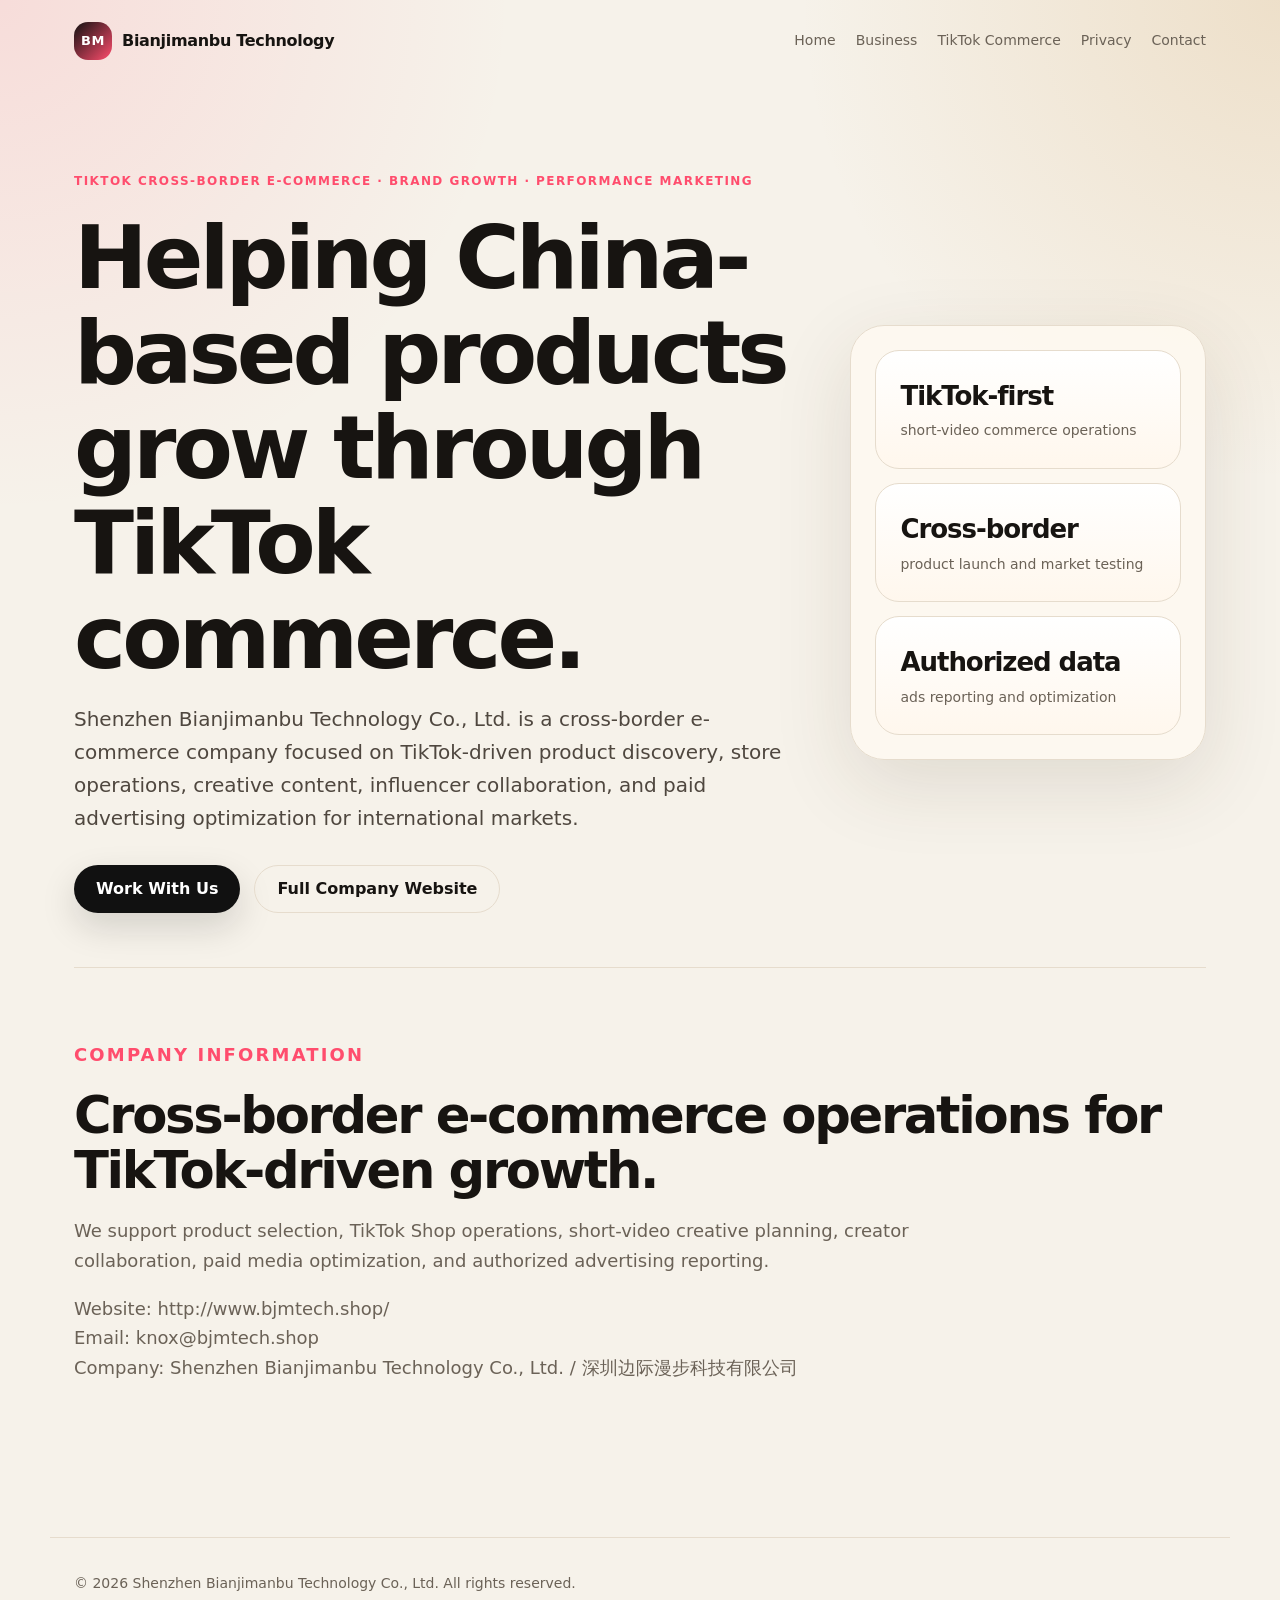
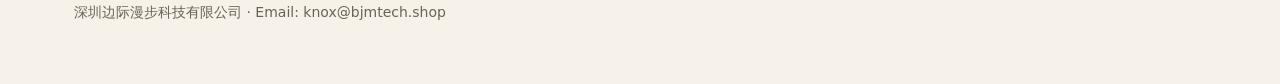
<file: index.html>
<!doctype html>
<html lang="en">
<head>
  <meta charset="utf-8" />
  <meta name="viewport" content="width=device-width, initial-scale=1" />
  <title>Shenzhen Bianjimanbu Technology Co., Ltd. | TikTok Cross-border E-commerce</title>
  <meta name="description" content="Shenzhen Bianjimanbu Technology Co., Ltd. is a China-based TikTok cross-border e-commerce company specializing in product selection, TikTok Shop operations, creator collaboration, and paid media optimization." />
  <link rel="stylesheet" href="bianjimanbu/styles.css" />
</head>
<body>
  <header class="nav">
    <a class="brand" href="index.html">
      <span class="logo">BM</span>
      <span>Bianjimanbu Technology</span>
    </a>
    <nav>
      <a href="index.html">Home</a>
      <a href="bianjimanbu/index.html#business">Business</a>
      <a href="bianjimanbu/index.html#tiktok">TikTok Commerce</a>
      <a href="bianjimanbu/privacy.html">Privacy</a>
      <a href="bianjimanbu/contact.html">Contact</a>
    </nav>
  </header>

  <main>
    <section class="hero">
      <div class="hero-copy">
        <p class="eyebrow">TikTok Cross-border E-commerce · Brand Growth · Performance Marketing</p>
        <h1>Helping China-based products grow through TikTok commerce.</h1>
        <p class="lead">
          Shenzhen Bianjimanbu Technology Co., Ltd. is a cross-border e-commerce company focused on TikTok-driven product discovery, store operations, creative content, influencer collaboration, and paid advertising optimization for international markets.
        </p>
        <div class="actions">
          <a class="button" href="bianjimanbu/contact.html">Work With Us</a>
          <a class="button secondary" href="bianjimanbu/index.html">Full Company Website</a>
        </div>
      </div>
      <div class="hero-panel" aria-label="Business highlights">
        <div><strong>TikTok-first</strong><span>short-video commerce operations</span></div>
        <div><strong>Cross-border</strong><span>product launch and market testing</span></div>
        <div><strong>Authorized data</strong><span>ads reporting and optimization</span></div>
      </div>
    </section>

    <section class="section intro">
      <p class="kicker">Company information</p>
      <h2>Cross-border e-commerce operations for TikTok-driven growth.</h2>
      <p>
        We support product selection, TikTok Shop operations, short-video creative planning, creator collaboration, paid media optimization, and authorized advertising reporting.
      </p>
      <p>
        Website: <a href="http://www.bjmtech.shop/">http://www.bjmtech.shop/</a><br />
        Email: <a href="mailto:knox@bjmtech.shop">knox@bjmtech.shop</a><br />
        Company: Shenzhen Bianjimanbu Technology Co., Ltd. / 深圳边际漫步科技有限公司
      </p>
    </section>
  </main>

  <footer>
    <p>© 2026 Shenzhen Bianjimanbu Technology Co., Ltd. All rights reserved.</p>
    <p>深圳边际漫步科技有限公司 · Email: knox@bjmtech.shop</p>
  </footer>
</body>
</html>
</file>
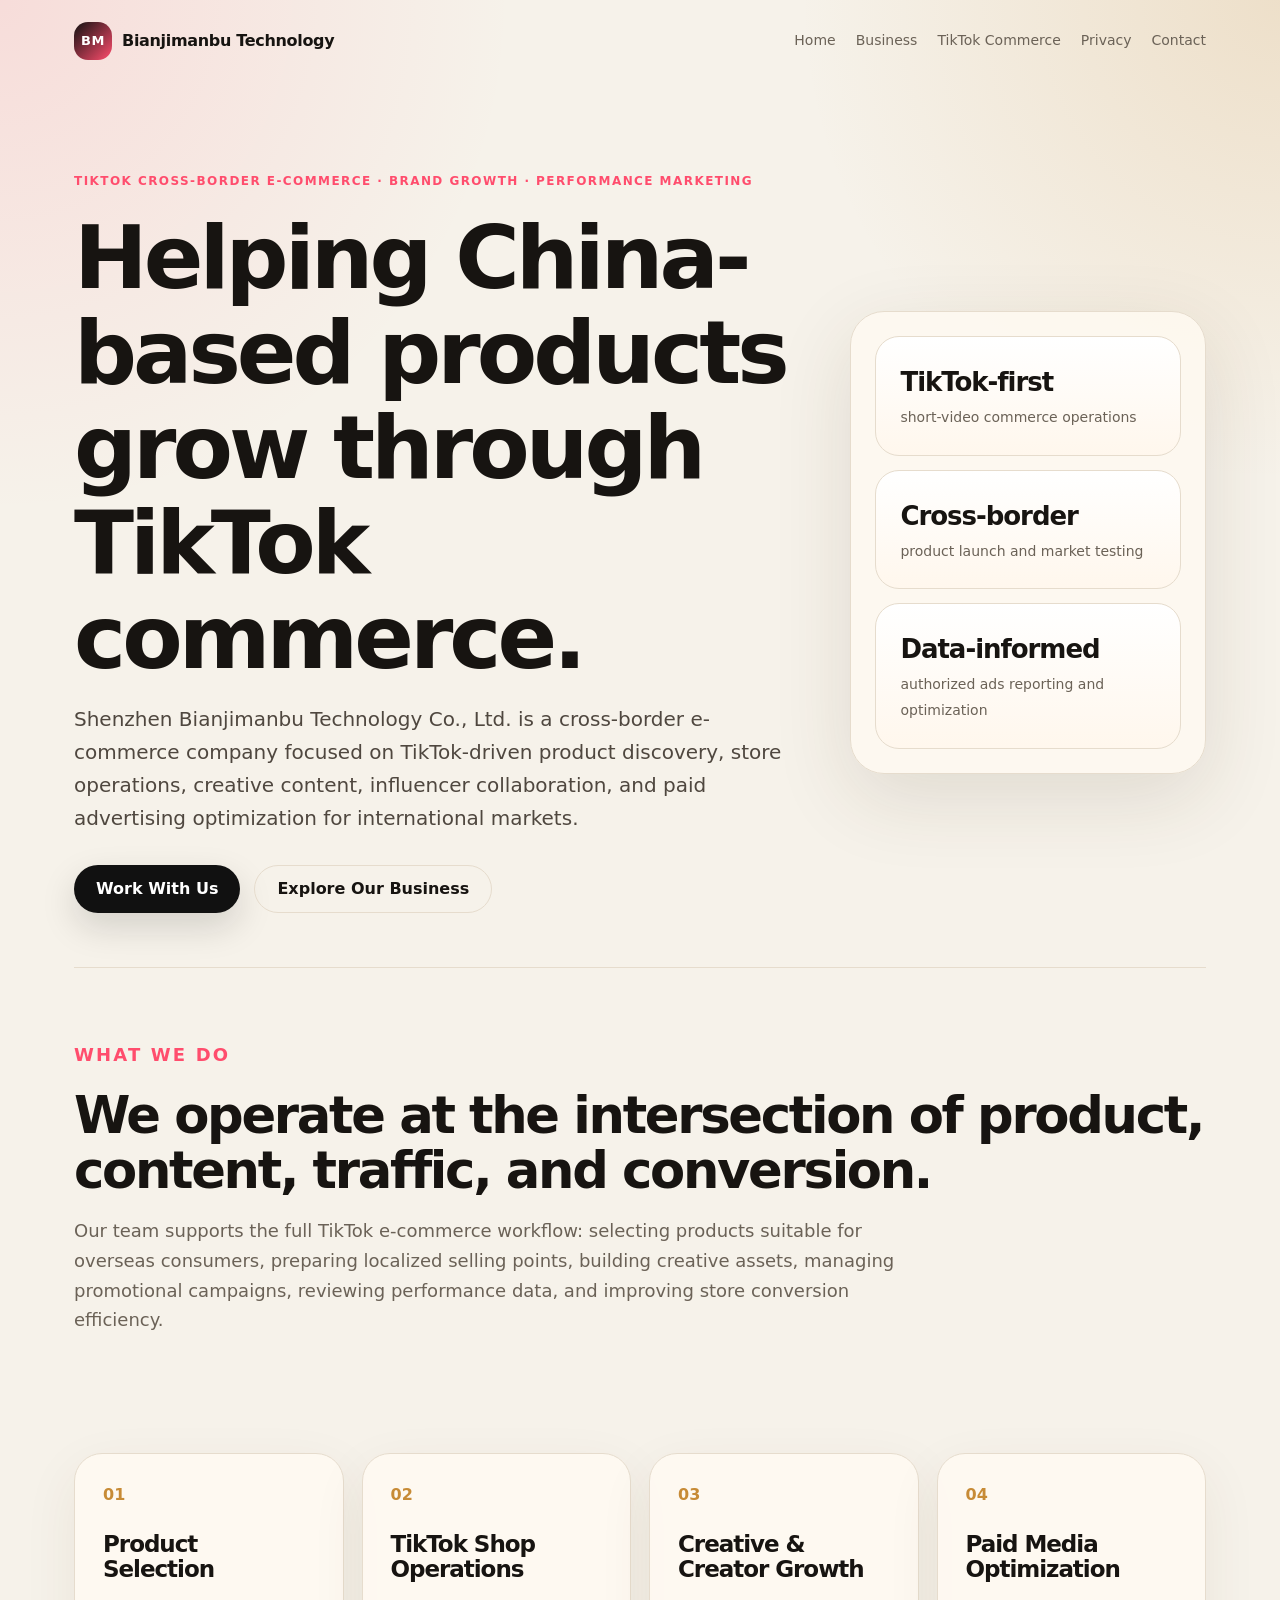
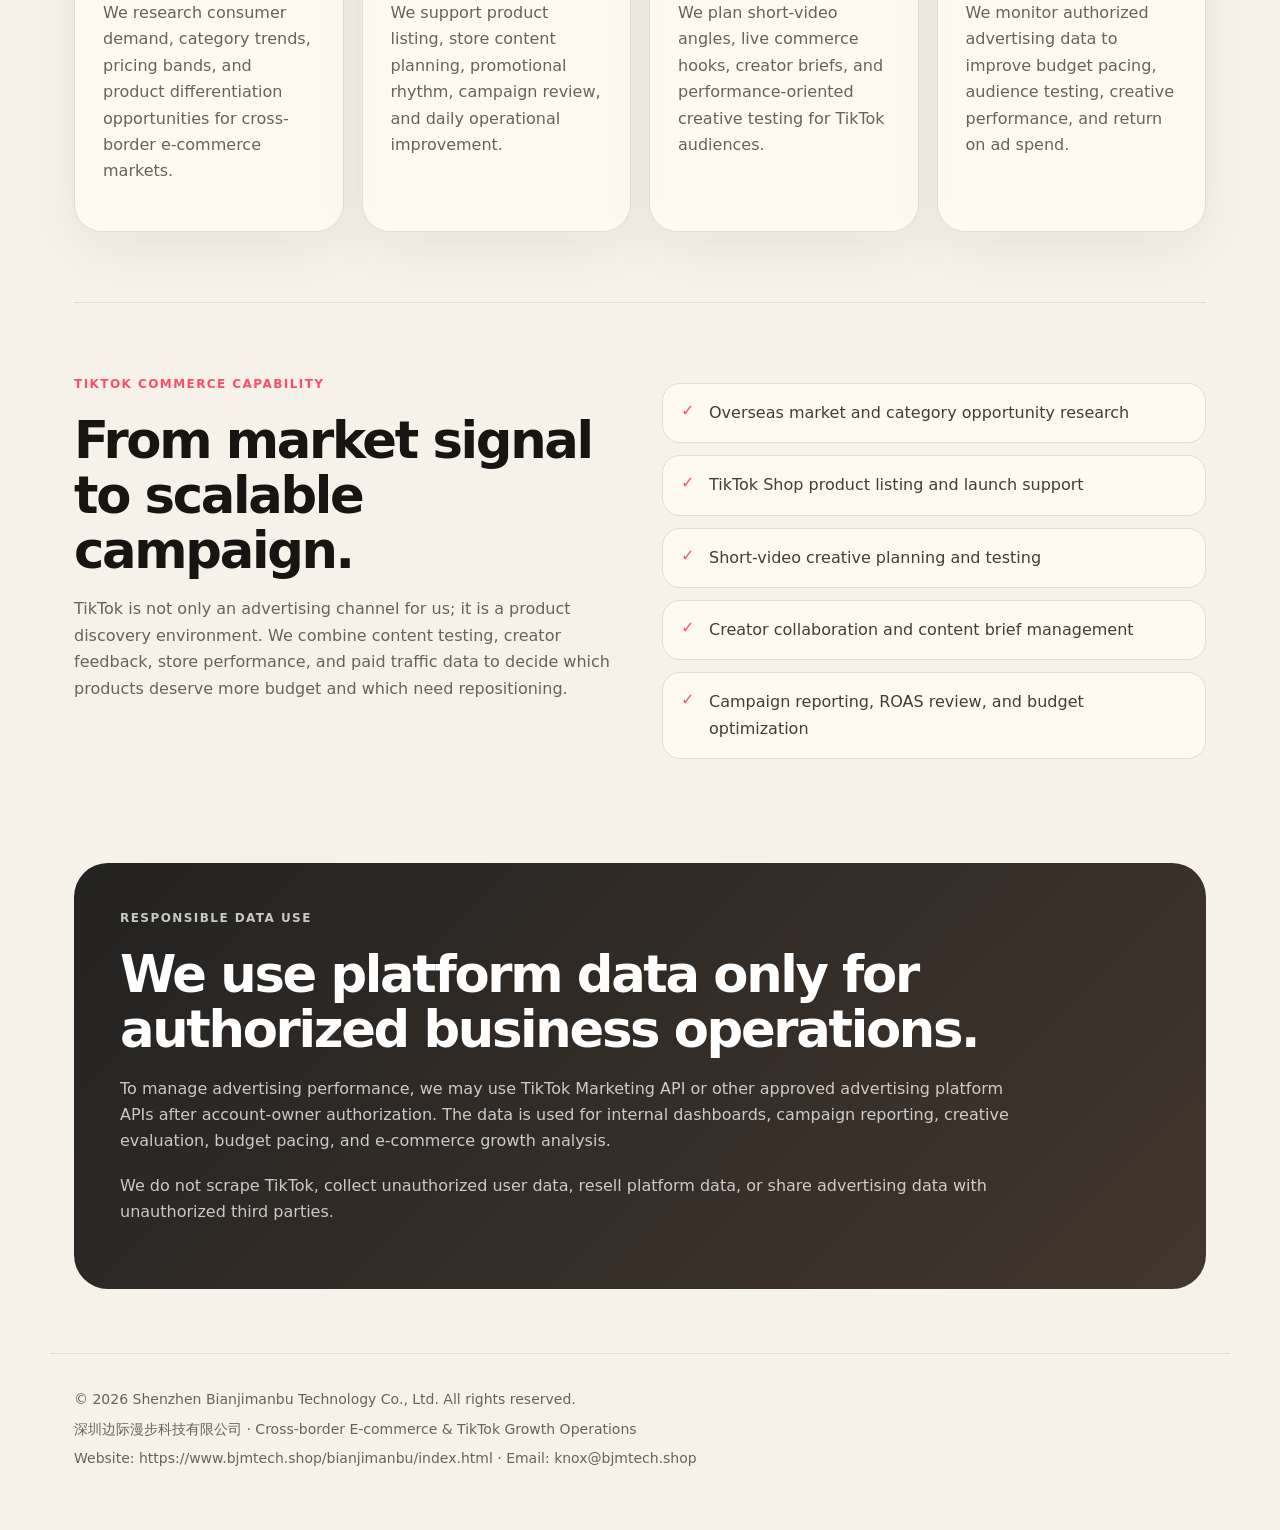
<file: bianjimanbu/index.html>
<!doctype html>
<html lang="en">
<head>
  <meta charset="utf-8" />
  <meta name="viewport" content="width=device-width, initial-scale=1" />
  <title>Shenzhen Bianjimanbu Technology Co., Ltd. | TikTok Cross-border E-commerce</title>
  <meta name="description" content="Shenzhen Bianjimanbu Technology Co., Ltd. is a China-based TikTok cross-border e-commerce company specializing in product selection, short-video commerce, TikTok Shop operations, paid media, creator collaboration, and advertising performance optimization." />
  <link rel="stylesheet" href="styles.css" />
</head>
<body>
  <header class="nav">
    <a class="brand" href="index.html">
      <span class="logo">BM</span>
      <span>Bianjimanbu Technology</span>
    </a>
    <nav>
      <a href="index.html">Home</a>
      <a href="#business">Business</a>
      <a href="#tiktok">TikTok Commerce</a>
      <a href="privacy.html">Privacy</a>
      <a href="contact.html">Contact</a>
    </nav>
  </header>

  <main>
    <section class="hero">
      <div class="hero-copy">
        <p class="eyebrow">TikTok Cross-border E-commerce · Brand Growth · Performance Marketing</p>
        <h1>Helping China-based products grow through TikTok commerce.</h1>
        <p class="lead">
          Shenzhen Bianjimanbu Technology Co., Ltd. is a cross-border e-commerce company focused on TikTok-driven product discovery, store operations, creative content, influencer collaboration, and paid advertising optimization for international markets.
        </p>
        <div class="actions">
          <a class="button" href="contact.html">Work With Us</a>
          <a class="button secondary" href="#business">Explore Our Business</a>
        </div>
      </div>
      <div class="hero-panel" aria-label="Business highlights">
        <div><strong>TikTok-first</strong><span>short-video commerce operations</span></div>
        <div><strong>Cross-border</strong><span>product launch and market testing</span></div>
        <div><strong>Data-informed</strong><span>authorized ads reporting and optimization</span></div>
      </div>
    </section>

    <section id="business" class="section intro">
      <p class="kicker">What we do</p>
      <h2>We operate at the intersection of product, content, traffic, and conversion.</h2>
      <p>
        Our team supports the full TikTok e-commerce workflow: selecting products suitable for overseas consumers, preparing localized selling points, building creative assets, managing promotional campaigns, reviewing performance data, and improving store conversion efficiency.
      </p>
    </section>

    <section class="grid four">
      <article class="card">
        <span class="num">01</span>
        <h3>Product Selection</h3>
        <p>We research consumer demand, category trends, pricing bands, and product differentiation opportunities for cross-border e-commerce markets.</p>
      </article>
      <article class="card">
        <span class="num">02</span>
        <h3>TikTok Shop Operations</h3>
        <p>We support product listing, store content planning, promotional rhythm, campaign review, and daily operational improvement.</p>
      </article>
      <article class="card">
        <span class="num">03</span>
        <h3>Creative & Creator Growth</h3>
        <p>We plan short-video angles, live commerce hooks, creator briefs, and performance-oriented creative testing for TikTok audiences.</p>
      </article>
      <article class="card">
        <span class="num">04</span>
        <h3>Paid Media Optimization</h3>
        <p>We monitor authorized advertising data to improve budget pacing, audience testing, creative performance, and return on ad spend.</p>
      </article>
    </section>

    <section id="tiktok" class="split section">
      <div>
        <p class="kicker">TikTok commerce capability</p>
        <h2>From market signal to scalable campaign.</h2>
        <p>
          TikTok is not only an advertising channel for us; it is a product discovery environment. We combine content testing, creator feedback, store performance, and paid traffic data to decide which products deserve more budget and which need repositioning.
        </p>
      </div>
      <ul class="checks">
        <li>Overseas market and category opportunity research</li>
        <li>TikTok Shop product listing and launch support</li>
        <li>Short-video creative planning and testing</li>
        <li>Creator collaboration and content brief management</li>
        <li>Campaign reporting, ROAS review, and budget optimization</li>
      </ul>
    </section>

    <section class="section muted">
      <p class="kicker">Responsible data use</p>
      <h2>We use platform data only for authorized business operations.</h2>
      <p>
        To manage advertising performance, we may use TikTok Marketing API or other approved advertising platform APIs after account-owner authorization. The data is used for internal dashboards, campaign reporting, creative evaluation, budget pacing, and e-commerce growth analysis.
      </p>
      <p>
        We do not scrape TikTok, collect unauthorized user data, resell platform data, or share advertising data with unauthorized third parties.
      </p>
    </section>
  </main>

  <footer>
    <p>© 2026 Shenzhen Bianjimanbu Technology Co., Ltd. All rights reserved.</p>
    <p>深圳边际漫步科技有限公司 · Cross-border E-commerce & TikTok Growth Operations</p>
    <p>Website: <a href="https://www.bjmtech.shop/bianjimanbu/index.html">https://www.bjmtech.shop/bianjimanbu/index.html</a> · Email: <a href="mailto:knox@bjmtech.shop">knox@bjmtech.shop</a></p>
  </footer>
</body>
</html>
</file>
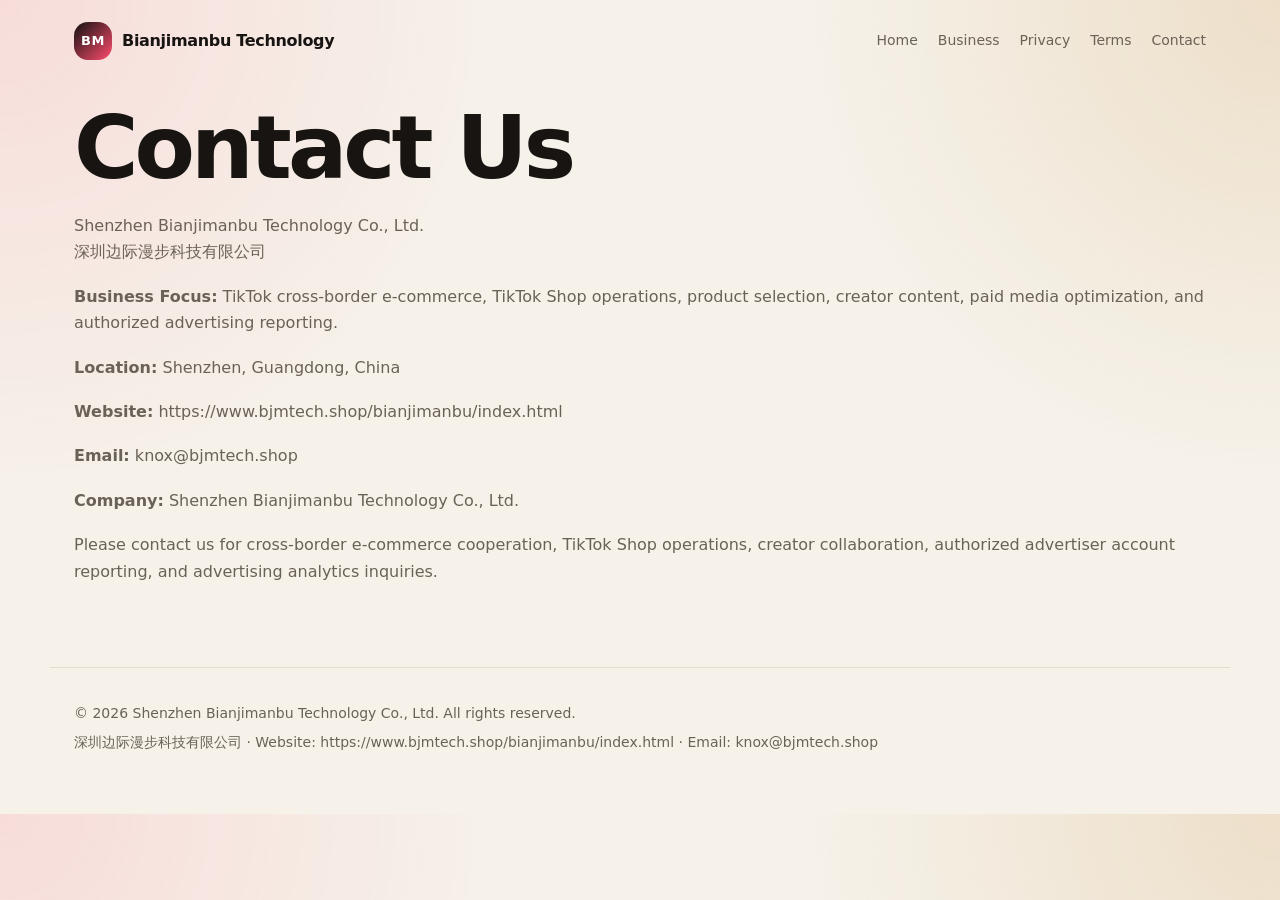
<file: bianjimanbu/contact.html>
<!doctype html>
<html lang="en">
<head>
  <meta charset="utf-8" />
  <meta name="viewport" content="width=device-width, initial-scale=1" />
  <title>Contact | Shenzhen Bianjimanbu Technology Co., Ltd.</title>
  <meta name="description" content="Contact Shenzhen Bianjimanbu Technology Co., Ltd., a Shenzhen-based TikTok cross-border e-commerce and growth operations company." />
  <link rel="stylesheet" href="styles.css" />
</head>
<body>
  <header class="nav">
    <a class="brand" href="index.html"><span class="logo">BM</span><span>Bianjimanbu Technology</span></a>
    <nav>
      <a href="index.html">Home</a>
      <a href="index.html#business">Business</a>
      <a href="privacy.html">Privacy</a>
      <a href="terms.html">Terms</a>
      <a href="contact.html">Contact</a>
    </nav>
  </header>

  <main class="page contact">
    <h1>Contact Us</h1>
    <p>
      Shenzhen Bianjimanbu Technology Co., Ltd.<br />
      深圳边际漫步科技有限公司
    </p>
    <div class="contact-card">
      <p><strong>Business Focus:</strong> TikTok cross-border e-commerce, TikTok Shop operations, product selection, creator content, paid media optimization, and authorized advertising reporting.</p>
      <p><strong>Location:</strong> Shenzhen, Guangdong, China</p>
      <p><strong>Website:</strong> <a href="https://www.bjmtech.shop/bianjimanbu/index.html">https://www.bjmtech.shop/bianjimanbu/index.html</a></p>
      <p><strong>Email:</strong> <a href="mailto:knox@bjmtech.shop">knox@bjmtech.shop</a></p>
      <p><strong>Company:</strong> Shenzhen Bianjimanbu Technology Co., Ltd.</p>
    </div>
    <p class="note">
      Please contact us for cross-border e-commerce cooperation, TikTok Shop operations, creator collaboration, authorized advertiser account reporting, and advertising analytics inquiries.
    </p>
  </main>

  <footer>
    <p>© 2026 Shenzhen Bianjimanbu Technology Co., Ltd. All rights reserved.</p>
    <p>深圳边际漫步科技有限公司 · Website: https://www.bjmtech.shop/bianjimanbu/index.html · Email: knox@bjmtech.shop</p>
  </footer>
</body>
</html>
</file>
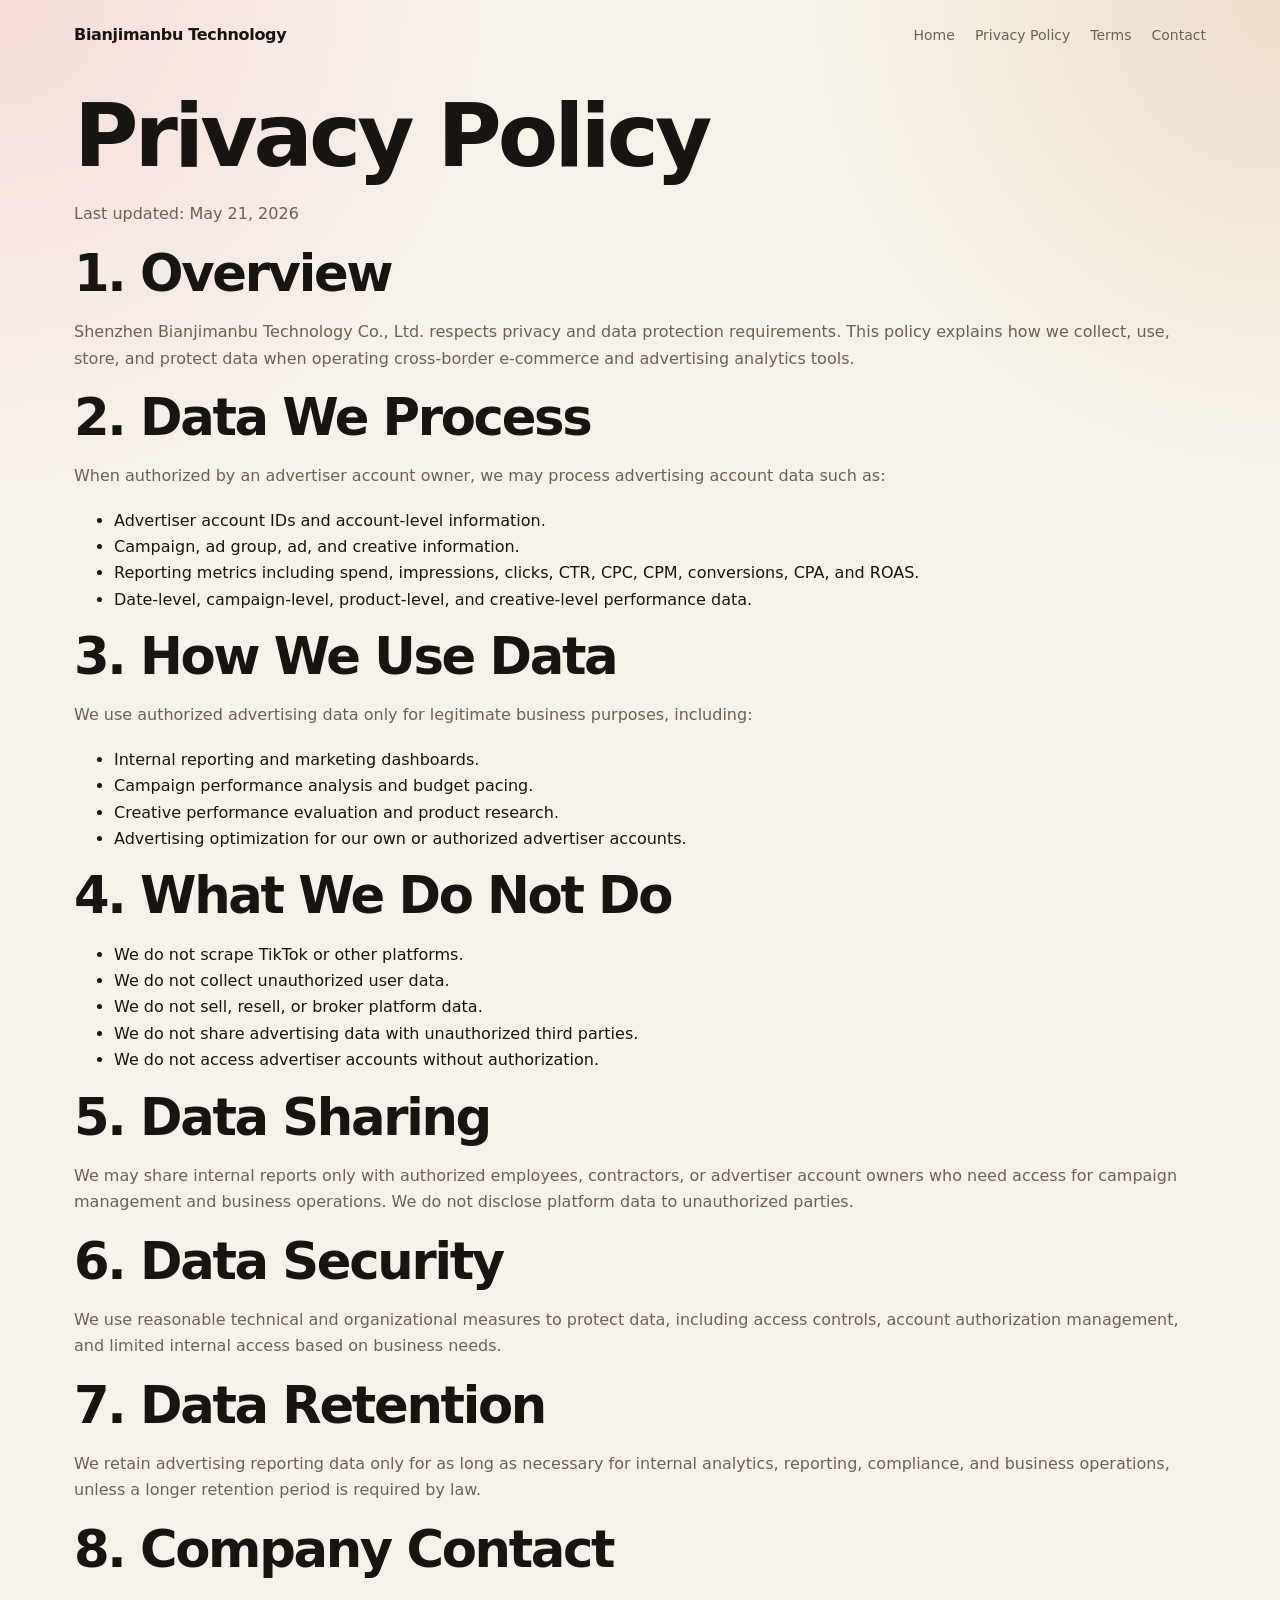
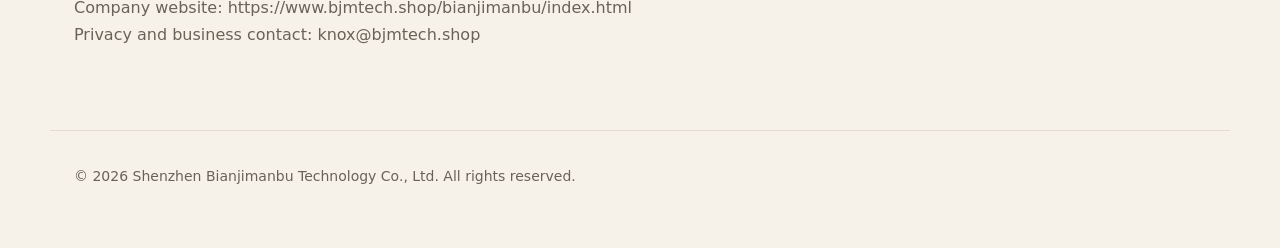
<file: bianjimanbu/privacy.html>
<!doctype html>
<html lang="en">
<head>
  <meta charset="utf-8" />
  <meta name="viewport" content="width=device-width, initial-scale=1" />
  <title>Privacy Policy | Shenzhen Bianjimanbu Technology Co., Ltd.</title>
  <link rel="stylesheet" href="styles.css" />
</head>
<body>
  <header class="nav">
    <a class="brand" href="index.html">Bianjimanbu Technology</a>
    <nav>
      <a href="index.html">Home</a>
      <a href="privacy.html">Privacy Policy</a>
      <a href="terms.html">Terms</a>
      <a href="contact.html">Contact</a>
    </nav>
  </header>

  <main class="page">
    <h1>Privacy Policy</h1>
    <p class="updated">Last updated: May 21, 2026</p>

    <h2>1. Overview</h2>
    <p>
      Shenzhen Bianjimanbu Technology Co., Ltd. respects privacy and data protection requirements. This policy
      explains how we collect, use, store, and protect data when operating cross-border e-commerce and advertising
      analytics tools.
    </p>

    <h2>2. Data We Process</h2>
    <p>When authorized by an advertiser account owner, we may process advertising account data such as:</p>
    <ul>
      <li>Advertiser account IDs and account-level information.</li>
      <li>Campaign, ad group, ad, and creative information.</li>
      <li>Reporting metrics including spend, impressions, clicks, CTR, CPC, CPM, conversions, CPA, and ROAS.</li>
      <li>Date-level, campaign-level, product-level, and creative-level performance data.</li>
    </ul>

    <h2>3. How We Use Data</h2>
    <p>We use authorized advertising data only for legitimate business purposes, including:</p>
    <ul>
      <li>Internal reporting and marketing dashboards.</li>
      <li>Campaign performance analysis and budget pacing.</li>
      <li>Creative performance evaluation and product research.</li>
      <li>Advertising optimization for our own or authorized advertiser accounts.</li>
    </ul>

    <h2>4. What We Do Not Do</h2>
    <ul>
      <li>We do not scrape TikTok or other platforms.</li>
      <li>We do not collect unauthorized user data.</li>
      <li>We do not sell, resell, or broker platform data.</li>
      <li>We do not share advertising data with unauthorized third parties.</li>
      <li>We do not access advertiser accounts without authorization.</li>
    </ul>

    <h2>5. Data Sharing</h2>
    <p>
      We may share internal reports only with authorized employees, contractors, or advertiser account owners who
      need access for campaign management and business operations. We do not disclose platform data to unauthorized
      parties.
    </p>

    <h2>6. Data Security</h2>
    <p>
      We use reasonable technical and organizational measures to protect data, including access controls,
      account authorization management, and limited internal access based on business needs.
    </p>

    <h2>7. Data Retention</h2>
    <p>
      We retain advertising reporting data only for as long as necessary for internal analytics, reporting,
      compliance, and business operations, unless a longer retention period is required by law.
    </p>

    <h2>8. Company Contact</h2>
    <p>
      Company website: <a href="https://www.bjmtech.shop/bianjimanbu/index.html">https://www.bjmtech.shop/bianjimanbu/index.html</a><br />
      Privacy and business contact: <a href="mailto:knox@bjmtech.shop">knox@bjmtech.shop</a>
    </p>
  </main>

  <footer>
    <p>© 2026 Shenzhen Bianjimanbu Technology Co., Ltd. All rights reserved.</p>
  </footer>
</body>
</html>
</file>
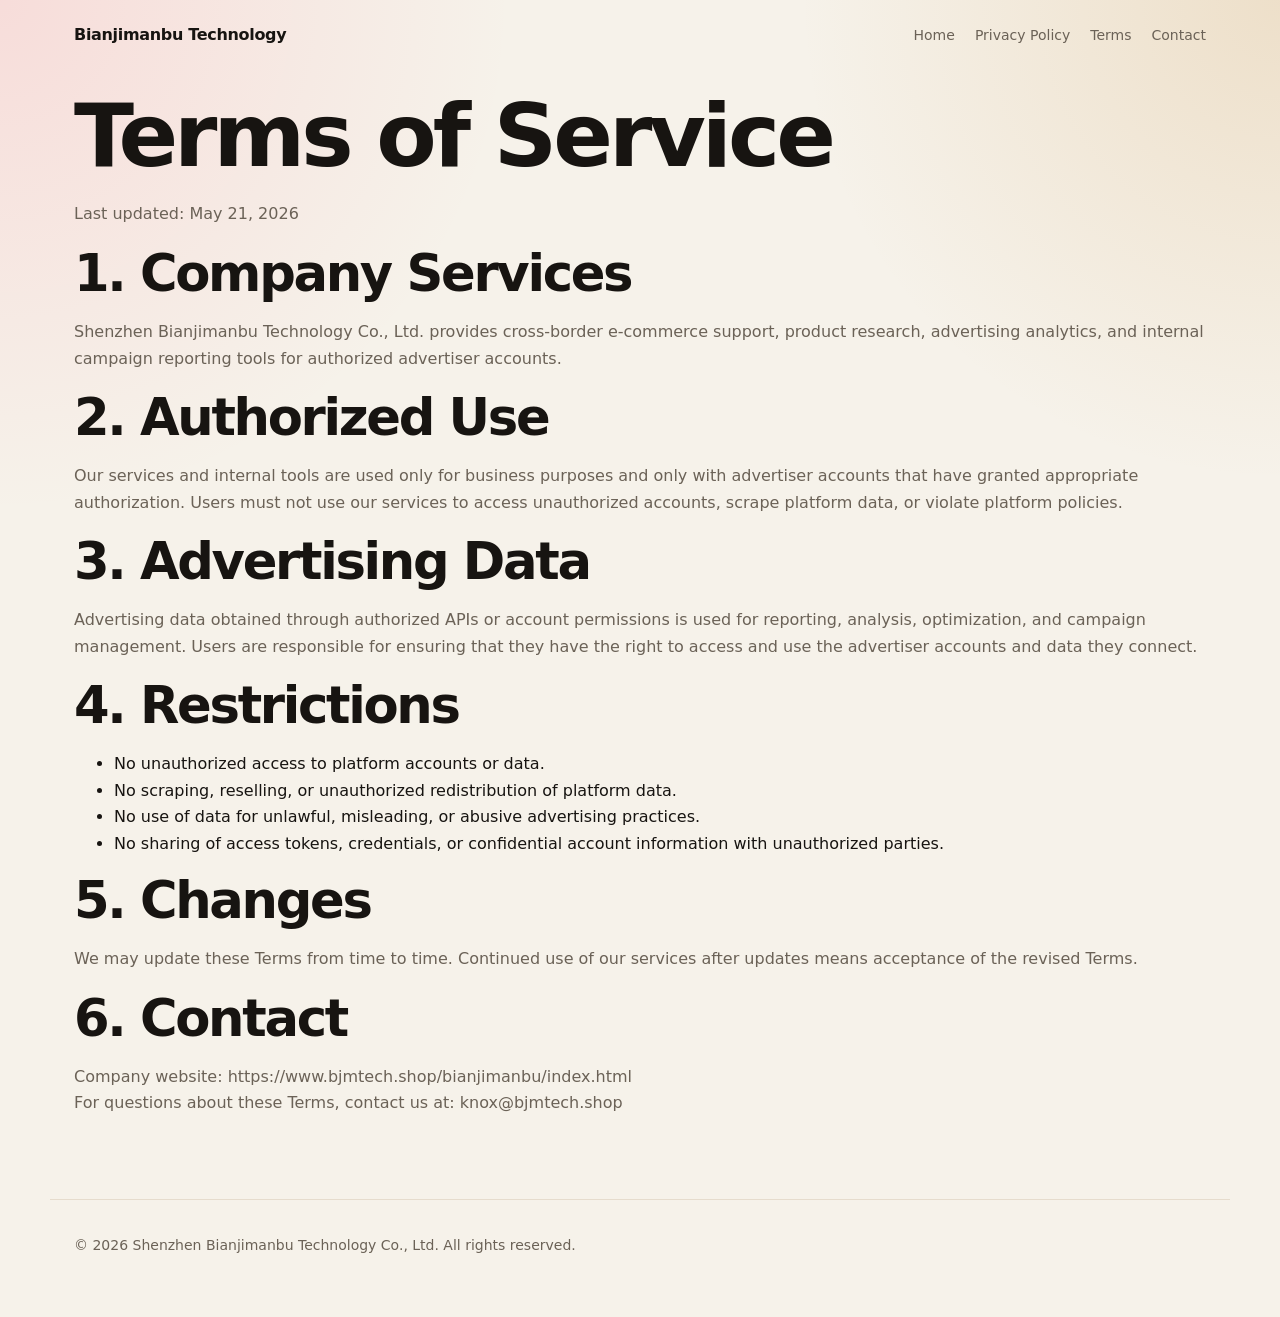
<file: bianjimanbu/terms.html>
<!doctype html>
<html lang="en">
<head>
  <meta charset="utf-8" />
  <meta name="viewport" content="width=device-width, initial-scale=1" />
  <title>Terms of Service | Shenzhen Bianjimanbu Technology Co., Ltd.</title>
  <link rel="stylesheet" href="styles.css" />
</head>
<body>
  <header class="nav">
    <a class="brand" href="index.html">Bianjimanbu Technology</a>
    <nav>
      <a href="index.html">Home</a>
      <a href="privacy.html">Privacy Policy</a>
      <a href="terms.html">Terms</a>
      <a href="contact.html">Contact</a>
    </nav>
  </header>

  <main class="page">
    <h1>Terms of Service</h1>
    <p class="updated">Last updated: May 21, 2026</p>

    <h2>1. Company Services</h2>
    <p>
      Shenzhen Bianjimanbu Technology Co., Ltd. provides cross-border e-commerce support, product research,
      advertising analytics, and internal campaign reporting tools for authorized advertiser accounts.
    </p>

    <h2>2. Authorized Use</h2>
    <p>
      Our services and internal tools are used only for business purposes and only with advertiser accounts that
      have granted appropriate authorization. Users must not use our services to access unauthorized accounts,
      scrape platform data, or violate platform policies.
    </p>

    <h2>3. Advertising Data</h2>
    <p>
      Advertising data obtained through authorized APIs or account permissions is used for reporting, analysis,
      optimization, and campaign management. Users are responsible for ensuring that they have the right to access
      and use the advertiser accounts and data they connect.
    </p>

    <h2>4. Restrictions</h2>
    <ul>
      <li>No unauthorized access to platform accounts or data.</li>
      <li>No scraping, reselling, or unauthorized redistribution of platform data.</li>
      <li>No use of data for unlawful, misleading, or abusive advertising practices.</li>
      <li>No sharing of access tokens, credentials, or confidential account information with unauthorized parties.</li>
    </ul>

    <h2>5. Changes</h2>
    <p>
      We may update these Terms from time to time. Continued use of our services after updates means acceptance
      of the revised Terms.
    </p>

    <h2>6. Contact</h2>
    <p>
      Company website: <a href="https://www.bjmtech.shop/bianjimanbu/index.html">https://www.bjmtech.shop/bianjimanbu/index.html</a><br />
      For questions about these Terms, contact us at:
      <a href="mailto:knox@bjmtech.shop">knox@bjmtech.shop</a>
    </p>
  </main>

  <footer>
    <p>© 2026 Shenzhen Bianjimanbu Technology Co., Ltd. All rights reserved.</p>
  </footer>
</body>
</html>
</file>
<file: bianjimanbu/styles.css>
:root {
  --bg: #f6f2ea;
  --paper: #fffaf2;
  --ink: #171411;
  --muted: #6b6257;
  --line: #e6dccd;
  --accent: #111111;
  --accent2: #ff4d6d;
  --gold: #c78b36;
  --soft: #efe4d3;
}
* { box-sizing: border-box; }
html { scroll-behavior: smooth; }
body {
  margin: 0;
  font-family: Inter, ui-sans-serif, system-ui, -apple-system, BlinkMacSystemFont, "Segoe UI", Arial, sans-serif;
  color: var(--ink);
  background:
    radial-gradient(circle at top left, rgba(255,77,109,.13), transparent 32rem),
    radial-gradient(circle at top right, rgba(199,139,54,.18), transparent 30rem),
    var(--bg);
  line-height: 1.65;
}
a { color: inherit; text-decoration: none; }
.nav {
  max-width: 1180px;
  margin: 0 auto;
  padding: 22px 24px;
  display: flex;
  justify-content: space-between;
  align-items: center;
  gap: 24px;
}
.brand { display: inline-flex; align-items: center; gap: 10px; font-weight: 800; letter-spacing: -.02em; }
.logo {
  width: 38px; height: 38px; border-radius: 14px;
  display: grid; place-items: center;
  color: white; background: linear-gradient(135deg, #111, #ff4d6d);
  font-size: 13px; letter-spacing: .04em;
}
nav { display: flex; gap: 20px; color: var(--muted); font-size: 14px; }
nav a:hover { color: var(--ink); }
main { max-width: 1180px; margin: 0 auto; padding: 18px 24px 64px; }
.hero {
  min-height: 560px;
  display: grid;
  grid-template-columns: 1.35fr .65fr;
  gap: 38px;
  align-items: center;
  padding: 72px 0 54px;
}
.eyebrow, .kicker { color: var(--accent2); font-weight: 800; text-transform: uppercase; letter-spacing: .12em; font-size: 12px; }
h1, h2, h3 { line-height: 1.08; margin: 0 0 18px; letter-spacing: -.045em; }
h1 { font-size: clamp(44px, 7vw, 88px); max-width: 900px; }
h2 { font-size: clamp(30px, 4vw, 54px); }
h3 { font-size: 23px; }
p { margin: 0 0 18px; color: var(--muted); }
.lead { font-size: 20px; max-width: 780px; color: #4f473f; }
.actions { display: flex; gap: 14px; flex-wrap: wrap; margin-top: 30px; }
.button {
  display: inline-flex; align-items: center; justify-content: center;
  min-height: 48px; padding: 0 22px; border-radius: 999px;
  background: var(--accent); color: white; font-weight: 750;
  box-shadow: 0 14px 35px rgba(17,17,17,.15);
}
.button.secondary { background: transparent; color: var(--ink); border: 1px solid var(--line); box-shadow: none; }
.hero-panel {
  background: rgba(255,250,242,.82);
  border: 1px solid var(--line);
  border-radius: 34px;
  padding: 24px;
  box-shadow: 0 24px 80px rgba(69,50,26,.12);
}
.hero-panel div {
  padding: 24px;
  border-radius: 24px;
  background: linear-gradient(180deg, #fff, #fff7ed);
  border: 1px solid var(--line);
  margin-bottom: 14px;
}
.hero-panel div:last-child { margin-bottom: 0; }
.hero-panel strong { display: block; font-size: 26px; letter-spacing: -.04em; }
.hero-panel span { color: var(--muted); font-size: 14px; }
.section { padding: 72px 0; border-top: 1px solid var(--line); }
.intro p { max-width: 840px; font-size: 18px; }
.grid { display: grid; grid-template-columns: repeat(3, 1fr); gap: 18px; margin: 28px 0 70px; }
.grid.four { grid-template-columns: repeat(4, 1fr); }
.card {
  background: rgba(255,250,242,.9);
  border: 1px solid var(--line);
  border-radius: 28px;
  padding: 28px;
  min-height: 240px;
  box-shadow: 0 18px 55px rgba(80,58,29,.07);
}
.num { display: block; color: var(--gold); font-weight: 900; margin-bottom: 24px; }
.split { display: grid; grid-template-columns: 1fr 1fr; gap: 44px; align-items: start; }
.checks { list-style: none; padding: 0; margin: 8px 0 0; }
.checks li {
  margin: 0 0 12px;
  padding: 16px 18px 16px 46px;
  background: rgba(255,250,242,.9);
  border: 1px solid var(--line);
  border-radius: 18px;
  position: relative;
  color: #443d35;
}
.checks li:before {
  content: "✓";
  position: absolute; left: 18px; top: 14px;
  color: var(--accent2); font-weight: 900;
}
.muted {
  background: linear-gradient(135deg, rgba(17,17,17,.92), rgba(52,38,28,.92));
  color: white;
  margin: 20px 0 0;
  padding: 46px;
  border-radius: 34px;
  border: none;
}
.muted p { color: rgba(255,255,255,.75); max-width: 900px; }
.muted h2 { color: white; }
footer {
  max-width: 1180px;
  margin: 0 auto;
  padding: 34px 24px 54px;
  border-top: 1px solid var(--line);
  color: var(--muted);
  font-size: 14px;
}
footer p { margin-bottom: 6px; }
@media (max-width: 900px) {
  .nav { align-items: flex-start; flex-direction: column; }
  nav { flex-wrap: wrap; }
  .hero, .split { grid-template-columns: 1fr; }
  .grid, .grid.four { grid-template-columns: 1fr; }
  .hero { padding-top: 36px; }
  .muted { padding: 30px; }
}
</file>
